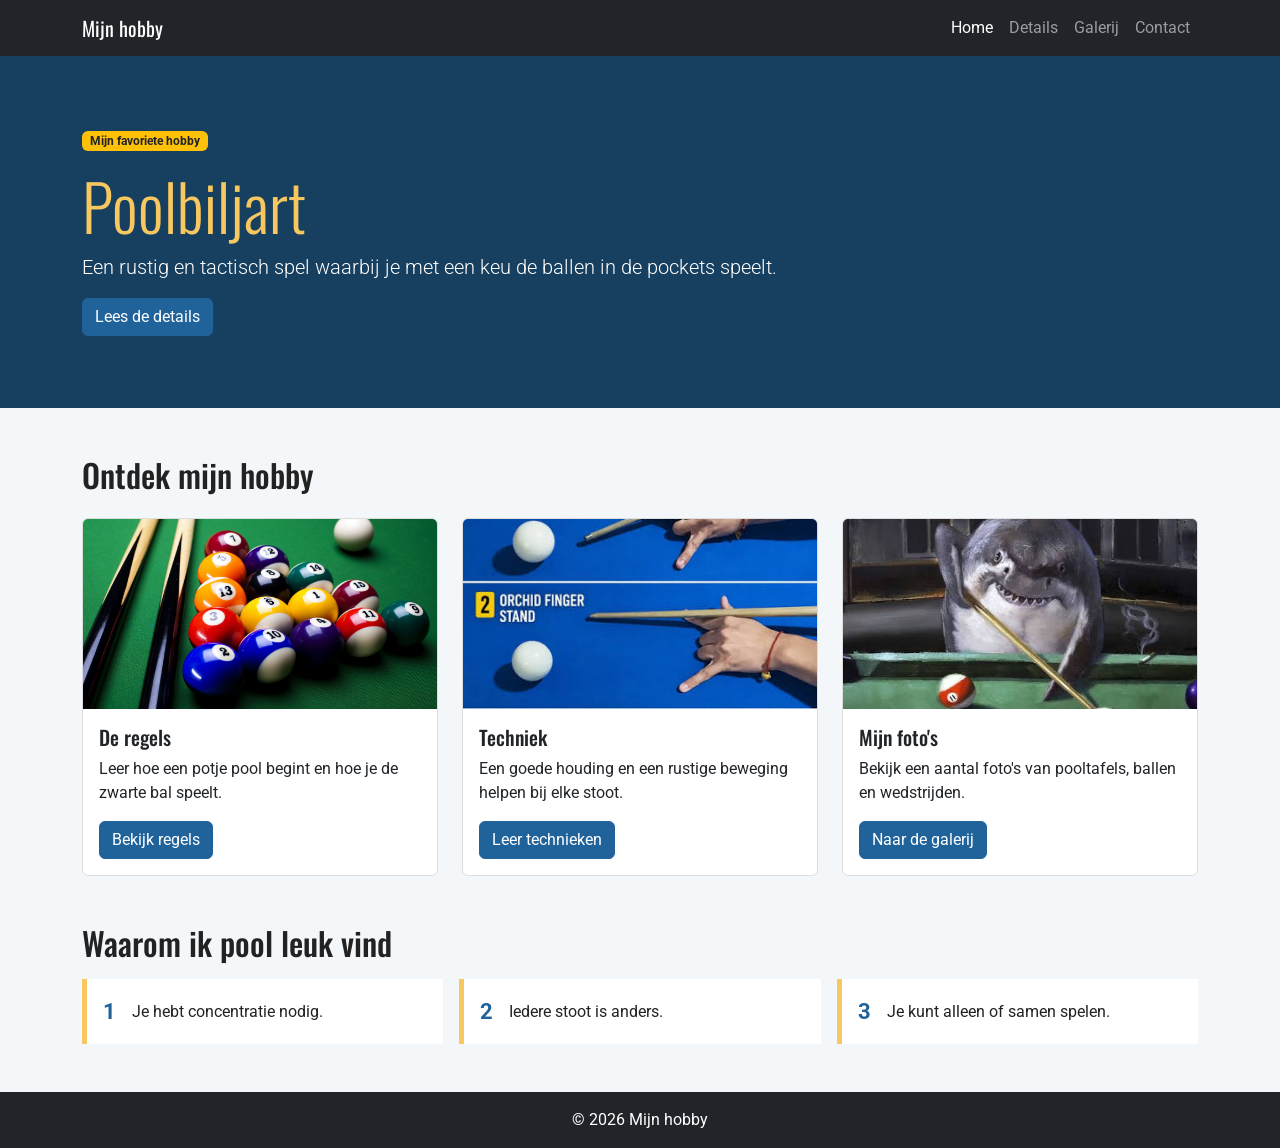
<file: index.html>
<!DOCTYPE html>
<html lang="nl">

<head>
    <meta charset="UTF-8">
    <meta name="viewport" content="width=device-width, initial-scale=1.0">
    <meta name="description" content="Mijn hobbywebsite over poolbiljart, met foto's, regels en technieken.">
    <title>Mijn hobby</title>
    <!-- Opdracht 5: favicon voor alle pagina's. -->
    <link rel="icon" type="image/jpeg" href="images/Billiard_pool.jpg">
    <!-- Opdracht 1: twee Google Fonts voor de website. -->
    <link rel="preconnect" href="https://fonts.googleapis.com">
    <link rel="preconnect" href="https://fonts.gstatic.com" crossorigin>
    <link href="https://fonts.googleapis.com/css2?family=Oswald:wght@400;600&family=Roboto:wght@400;700&display=swap"
        rel="stylesheet">
    <!-- Opdracht 2: Bootstrap CSS staat voor de eigen CSS. -->
    <link href="https://cdn.jsdelivr.net/npm/bootstrap@5.3.2/dist/css/bootstrap.min.css" rel="stylesheet">
    <link rel="stylesheet" href="css/website.css">
</head>

<body>
    <!-- Opdracht 2: responsive navbar met inklapbaar menu en actieve pagina. -->
    <nav class="navbar navbar-expand-lg navbar-dark bg-dark">
        <div class="container">
            <a class="navbar-brand" href="index.html">Mijn hobby</a>
            <button class="navbar-toggler" type="button" data-bs-toggle="collapse" data-bs-target="#navbar">
                <span class="navbar-toggler-icon"></span>
            </button>
            <div class="collapse navbar-collapse" id="navbar">
                <ul class="navbar-nav ms-auto">
                    <li class="nav-item"><a class="nav-link active" href="index.html">Home</a></li>
                    <li class="nav-item"><a class="nav-link" href="details.html">Details</a></li>
                    <li class="nav-item"><a class="nav-link" href="gallerij.html">Galerij</a></li>
                    <li class="nav-item"><a class="nav-link" href="contact.html">Contact</a></li>
                </ul>
            </div>
        </div>
    </nav>

    <main>
        <!-- Opdracht 2: Bootstrap hero met titel, subtitel en call-to-action. -->
        <section class="hero py-5">
            <div class="container py-4">
                <!-- Opdracht 3: Bootstrap badge. -->
                <span class="badge bg-warning text-dark mb-3">Mijn favoriete hobby</span>
                <h1 class="display-3">Poolbiljart</h1>
                <p class="lead">Een rustig en tactisch spel waarbij je met een keu de ballen in de pockets speelt.</p>
                <a class="btn btn-primary" href="details.html">Lees de details</a>
            </div>
        </section>

        <section class="container py-5">
            <h2 class="mb-4">Ontdek mijn hobby</h2>
            <!-- Opdracht 3: Bootstrap grid met drie cards, ruimte en gelijke hoogte. -->
            <div class="row g-4">
                <div class="col-12 col-md-4">
                    <div class="card h-100">
                        <img src="images/Billiard_pool.jpg" class="card-img-top img-fluid" alt="Pooltafel">
                        <div class="card-body">
                            <h3 class="card-title h5">De regels</h3>
                            <p class="card-text">Leer hoe een potje pool begint en hoe je de zwarte bal speelt.</p>
                            <a href="details.html" class="btn btn-primary">Bekijk regels</a>
                        </div>
                    </div>
                </div>
                <div class="col-12 col-md-4">
                    <div class="card h-100">
                        <img src="images/Hand_positions.jpg" class="card-img-top img-fluid" alt="Handpositie bij pool">
                        <div class="card-body">
                            <h3 class="card-title h5">Techniek</h3>
                            <p class="card-text">Een goede houding en een rustige beweging helpen bij elke stoot.</p>
                            <a href="details.html" class="btn btn-primary">Leer technieken</a>
                        </div>
                    </div>
                </div>
                <div class="col-12 col-md-4">
                    <div class="card h-100">
                        <img src="images/Gallery5.jpg" class="card-img-top img-fluid" alt="Poolballen op tafel">
                        <div class="card-body">
                            <h3 class="card-title h5">Mijn foto's</h3>
                            <p class="card-text">Bekijk een aantal foto's van pooltafels, ballen en wedstrijden.</p>
                            <a href="gallerij.html" class="btn btn-primary">Naar de galerij</a>
                        </div>
                    </div>
                </div>
            </div>
        </section>

        <!-- Opdracht 4: eigen Flexbox-sectie buiten het Bootstrap-grid. -->
        <section class="container pb-5">
            <h2>Waarom ik pool leuk vind</h2>
            <div class="feiten">
                <div><strong>1</strong><span>Je hebt concentratie nodig.</span></div>
                <div><strong>2</strong><span>Iedere stoot is anders.</span></div>
                <div><strong>3</strong><span>Je kunt alleen of samen spelen.</span></div>
            </div>
        </section>
    </main>

    <footer class="bg-dark text-white text-center py-3">
        <p class="mb-0">© 2026 Mijn hobby</p>
    </footer>
    <!-- Opdracht 2: Bootstrap JavaScript voor het mobiele menu. -->
    <script src="https://cdn.jsdelivr.net/npm/bootstrap@5.3.2/dist/js/bootstrap.bundle.min.js"></script>
</body>

</html>
</file>
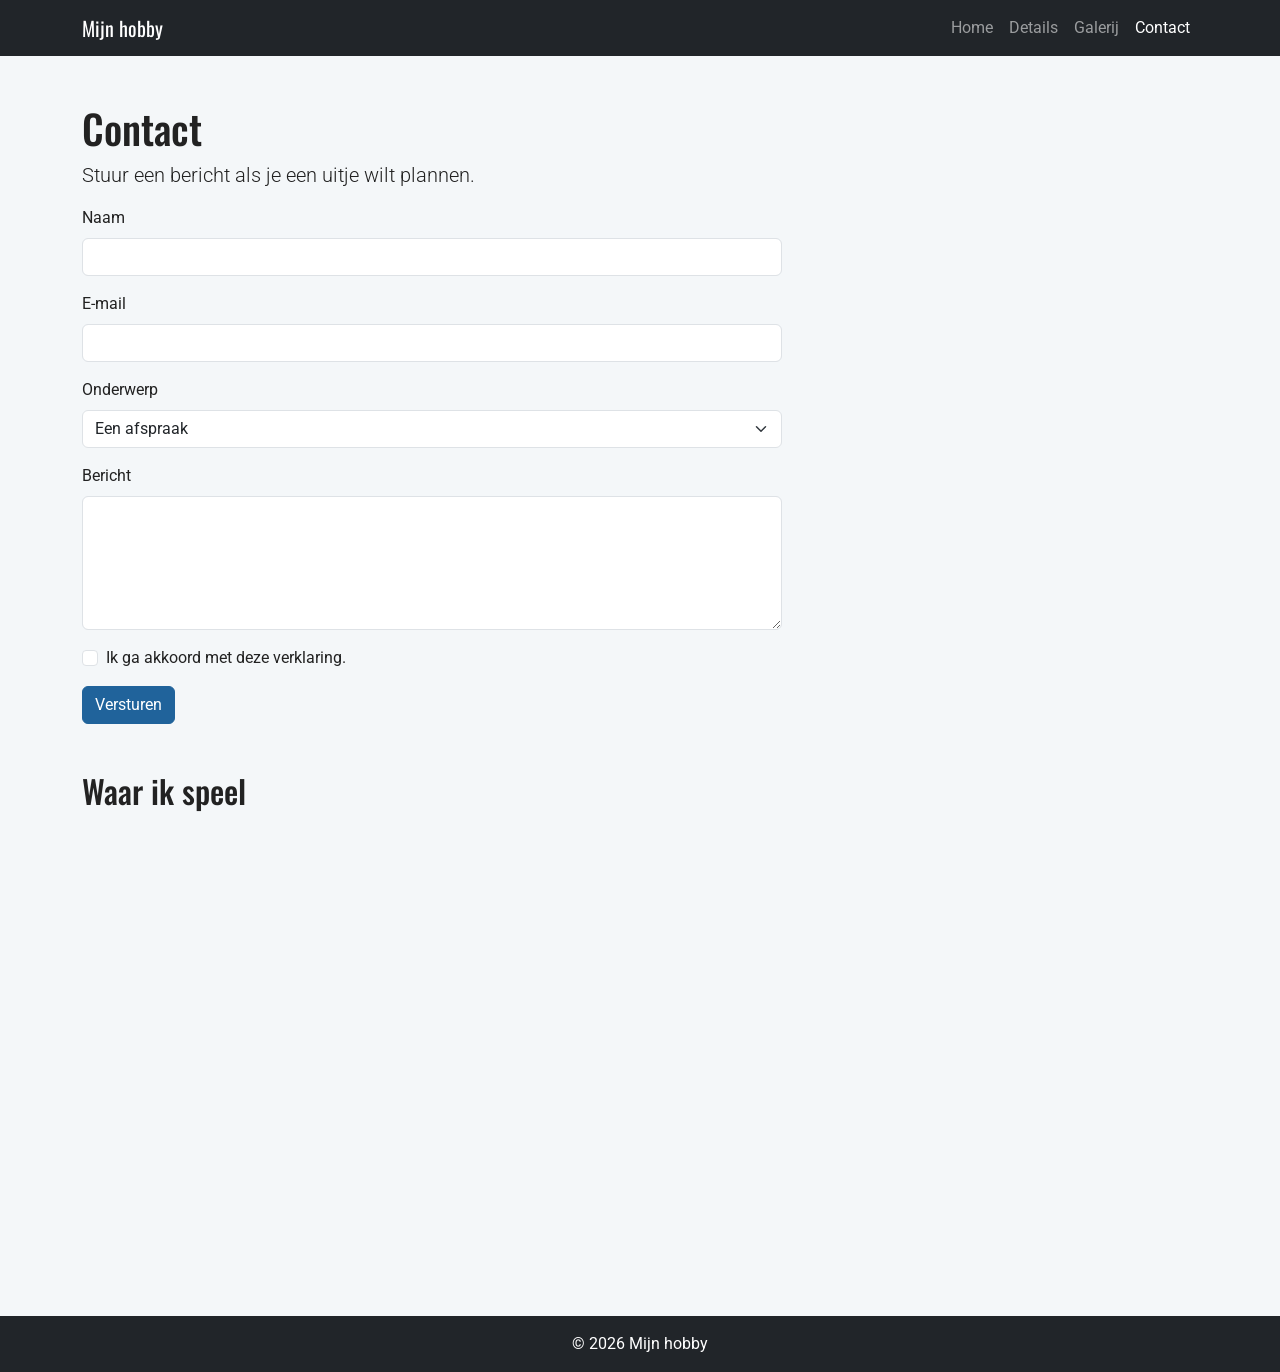
<file: contact.html>
<!DOCTYPE html>
<html lang="nl">

<head>
    <meta charset="UTF-8">
    <meta name="viewport" content="width=device-width, initial-scale=1.0">
    <meta name="description" content="Neem contact op over mijn poolbiljart hobby en bezoek de gekozen locatie.">
    <title>Contact</title>
    <!-- Opdracht 5: favicon voor alle pagina's. -->
    <link rel="icon" type="image/jpeg" href="images/Billiard_pool.jpg">
    <!-- Opdracht 1: twee Google Fonts voor de website. -->
    <link rel="preconnect" href="https://fonts.googleapis.com">
    <link rel="preconnect" href="https://fonts.gstatic.com" crossorigin>
    <link href="https://fonts.googleapis.com/css2?family=Oswald:wght@400;600&family=Roboto:wght@400;700&display=swap"
        rel="stylesheet">
    <!-- Opdracht 2: Bootstrap CSS staat vóór de eigen CSS. -->
    <link href="https://cdn.jsdelivr.net/npm/bootstrap@5.3.2/dist/css/bootstrap.min.css" rel="stylesheet">
    <link rel="stylesheet" href="css/website.css">
</head>

<body>
    <!-- Opdracht 2: responsive navbar met actieve pagina Contact. -->
    <nav class="navbar navbar-expand-lg navbar-dark bg-dark">
        <div class="container">
            <a class="navbar-brand" href="index.html">Mijn hobby</a>
            <button class="navbar-toggler" type="button" data-bs-toggle="collapse" data-bs-target="#navbar"><span
                    class="navbar-toggler-icon"></span></button>
            <div class="collapse navbar-collapse" id="navbar">
                <ul class="navbar-nav ms-auto">
                    <li class="nav-item"><a class="nav-link" href="index.html">Home</a></li>
                    <li class="nav-item"><a class="nav-link" href="details.html">Details</a></li>
                    <li class="nav-item"><a class="nav-link" href="gallerij.html">Galerij</a></li>
                    <li class="nav-item"><a class="nav-link active" href="contact.html">Contact</a></li>
                </ul>
            </div>
        </div>
    </nav>

    <main class="container py-5">
        <h1>Contact</h1>
        <p class="lead">Stuur een bericht als je een uitje wilt plannen.</p>
        <!-- Opdracht 3: Bootstrap contactformulier met labels en form-controls. -->
        <form class="contact-form">
            <div class="mb-3"><label for="naam" class="form-label">Naam</label><input type="text" class="form-control"
                    id="naam" required></div>
            <div class="mb-3"><label for="email" class="form-label">E-mail</label><input type="email"
                    class="form-control" id="email" required></div>
            <div class="mb-3">
            <label for="onderwerp" class="form-label">Onderwerp</label>
            <select class="form-select" id="onderwerp">
                <option>Een afspraak</option>
            </select>
            </div>
            <div class="mb-3"><label for="bericht" class="form-label">Bericht</label><textarea class="form-control"
                    id="bericht" rows="5" required></textarea></div>
            <!-- Opdracht 3: checkbox voor de akkoordverklaring. -->
            <div class="mb-3 form-check">
                <input type="checkbox" class="form-check-input" id="akkoord" required>
                <label class="form-check-label" for="akkoord">Ik ga akkoord met deze verklaring.</label>
            </div>
            <button type="submit" class="btn btn-primary">Versturen</button>
        </form>
    </main>

    <!-- Extra: responsive kaart met een wrapper-div. -->
    <section class="container pb-5">
        <h2>Waar ik speel</h2>
        <div class="map-wrapper ratio ratio-16x9">
        <iframe
            src="https://www.google.com/maps/embed?pb=!1m18!1m12!1m3!1d2483.6790342791123!2d3.8886980875621933!3d51.500757238518304!2m3!1f0!2f0!3f0!3m2!1i1024!2i768!4f13.1!3m3!1m2!1s0x47c489d0de8ed309%3A0xf4d126232b8408e4!2sSport%20Pub%20Goes!5e0!3m2!1sen!2sus!4v1794314141747!5m2!1sen!2sus"
            width="600" height="450" style="border:0;" allowfullscreen="" loading="lazy"
            referrerpolicy="strict-origin-when-cross-origin"></iframe>
        </div>
    </section>

    <footer class="bg-dark text-white text-center py-3">
        <p class="mb-0">© 2026 Mijn hobby</p>
    </footer>
    <!-- Opdracht 2: Bootstrap JavaScript voor het mobiele menu. -->
    <script src="https://cdn.jsdelivr.net/npm/bootstrap@5.3.2/dist/js/bootstrap.bundle.min.js"></script>
</body>

</html>
</file>
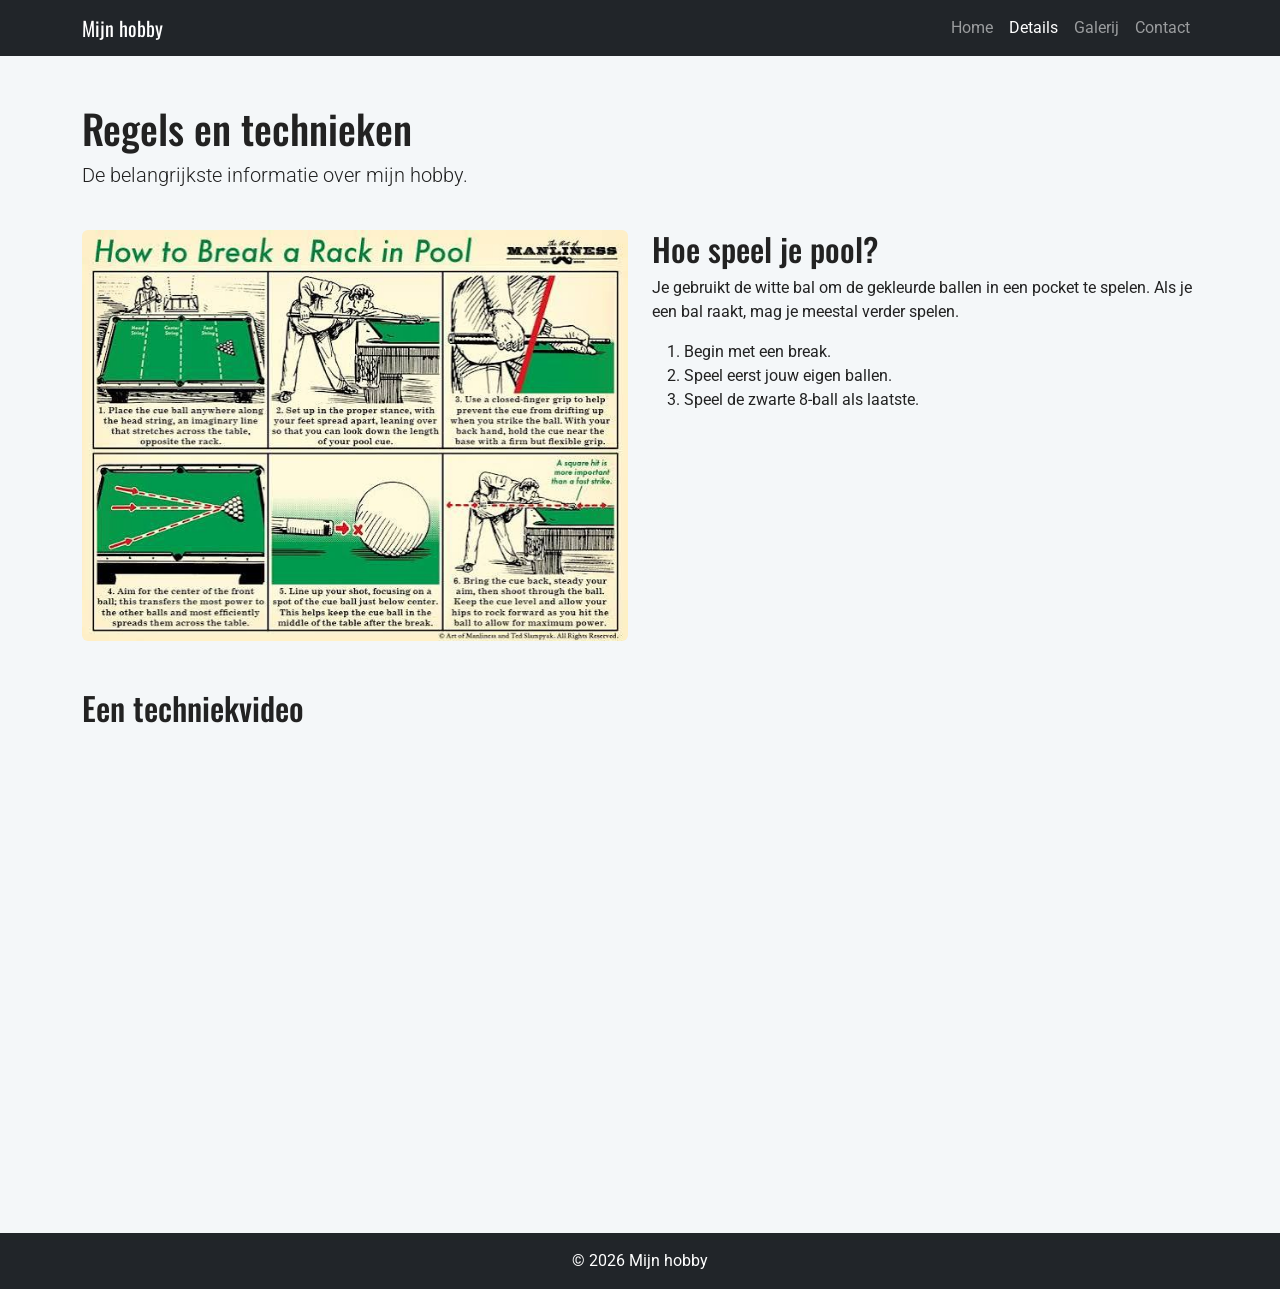
<file: details.html>
<!DOCTYPE html>
<html lang="nl">

<head>
    <meta charset="UTF-8">
    <meta name="viewport" content="width=device-width, initial-scale=1.0">
    <meta name="description" content="De basisregels, speluitleg en technieken van poolbiljart.">
    <title>Details</title>
    <!-- Opdracht 5: favicon voor alle pagina's. -->
    <link rel="icon" type="image/jpeg" href="images/Billiard_pool.jpg">
    <!-- Opdracht 1: twee Google Fonts voor de website. -->
    <link rel="preconnect" href="https://fonts.googleapis.com">
    <link rel="preconnect" href="https://fonts.gstatic.com" crossorigin>
    <link href="https://fonts.googleapis.com/css2?family=Oswald:wght@400;600&family=Roboto:wght@400;700&display=swap"
        rel="stylesheet">
    <!-- Opdracht 2: Bootstrap CSS staat vóór de eigen CSS. -->
    <link href="https://cdn.jsdelivr.net/npm/bootstrap@5.3.2/dist/css/bootstrap.min.css" rel="stylesheet">
    <link rel="stylesheet" href="css/website.css">
</head>

<body>
    <!-- Opdracht 2: responsive navbar met actieve pagina Details. -->
    <nav class="navbar navbar-expand-lg navbar-dark bg-dark">
        <div class="container">
            <a class="navbar-brand" href="index.html">Mijn hobby</a>
            <button class="navbar-toggler" type="button" data-bs-toggle="collapse" data-bs-target="#navbar"><span
                    class="navbar-toggler-icon"></span></button>
            <div class="collapse navbar-collapse" id="navbar">
                <ul class="navbar-nav ms-auto">
                    <li class="nav-item"><a class="nav-link" href="index.html">Home</a></li>
                    <li class="nav-item"><a class="nav-link active" href="details.html">Details</a></li>
                    <li class="nav-item"><a class="nav-link" href="gallerij.html">Galerij</a></li>
                    <li class="nav-item"><a class="nav-link" href="contact.html">Contact</a></li>
                </ul>
            </div>
        </div>
    </nav>

    <main class="container py-5">
        <h1>Regels en technieken</h1>
        <p class="lead">De belangrijkste informatie over mijn hobby.</p>
        <div class="row g-4 my-3">
            <div class="col-md-6">
                <img src="images/How_To_Start_A_Game.jpg" class="img-fluid rounded" alt="Begin van een poolwedstrijd">
            </div>
            <div class="col-md-6">
                <h2>Hoe speel je pool?</h2>
                <p>Je gebruikt de witte bal om de gekleurde ballen in een pocket te spelen. Als je een bal raakt, mag je
                    meestal verder spelen.</p>
                <ol>
                    <li>Begin met een break.</li>
                    <li>Speel eerst jouw eigen ballen.</li>
                    <li>Speel de zwarte 8-ball als laatste.</li>
                </ol>
            </div>
        </div>
        <h2 class="mt-5">Een techniekvideo</h2>
        <!-- Opdracht 5 extra: responsive YouTube-video in een wrapper. -->
        <div class="video-wrapper">
            <iframe width="560" height="315" src="https://www.youtube.com/embed/DZEP-7mRVsA?si=DoRs59R0GSjD7QKc"
                title="YouTube video player" frameborder="0"
                allow="accelerometer; autoplay; clipboard-write; encrypted-media; gyroscope; picture-in-picture; web-share"
                referrerpolicy="strict-origin-when-cross-origin" allowfullscreen></iframe>
        </div>
    </main>

    <footer class="bg-dark text-white text-center py-3">
        <p class="mb-0">© 2026 Mijn hobby</p>
    </footer>
    <!-- Opdracht 2: Bootstrap JavaScript voor het mobiele menu. -->
    <script src="https://cdn.jsdelivr.net/npm/bootstrap@5.3.2/dist/js/bootstrap.bundle.min.js"></script>
</body>

</html>
</file>
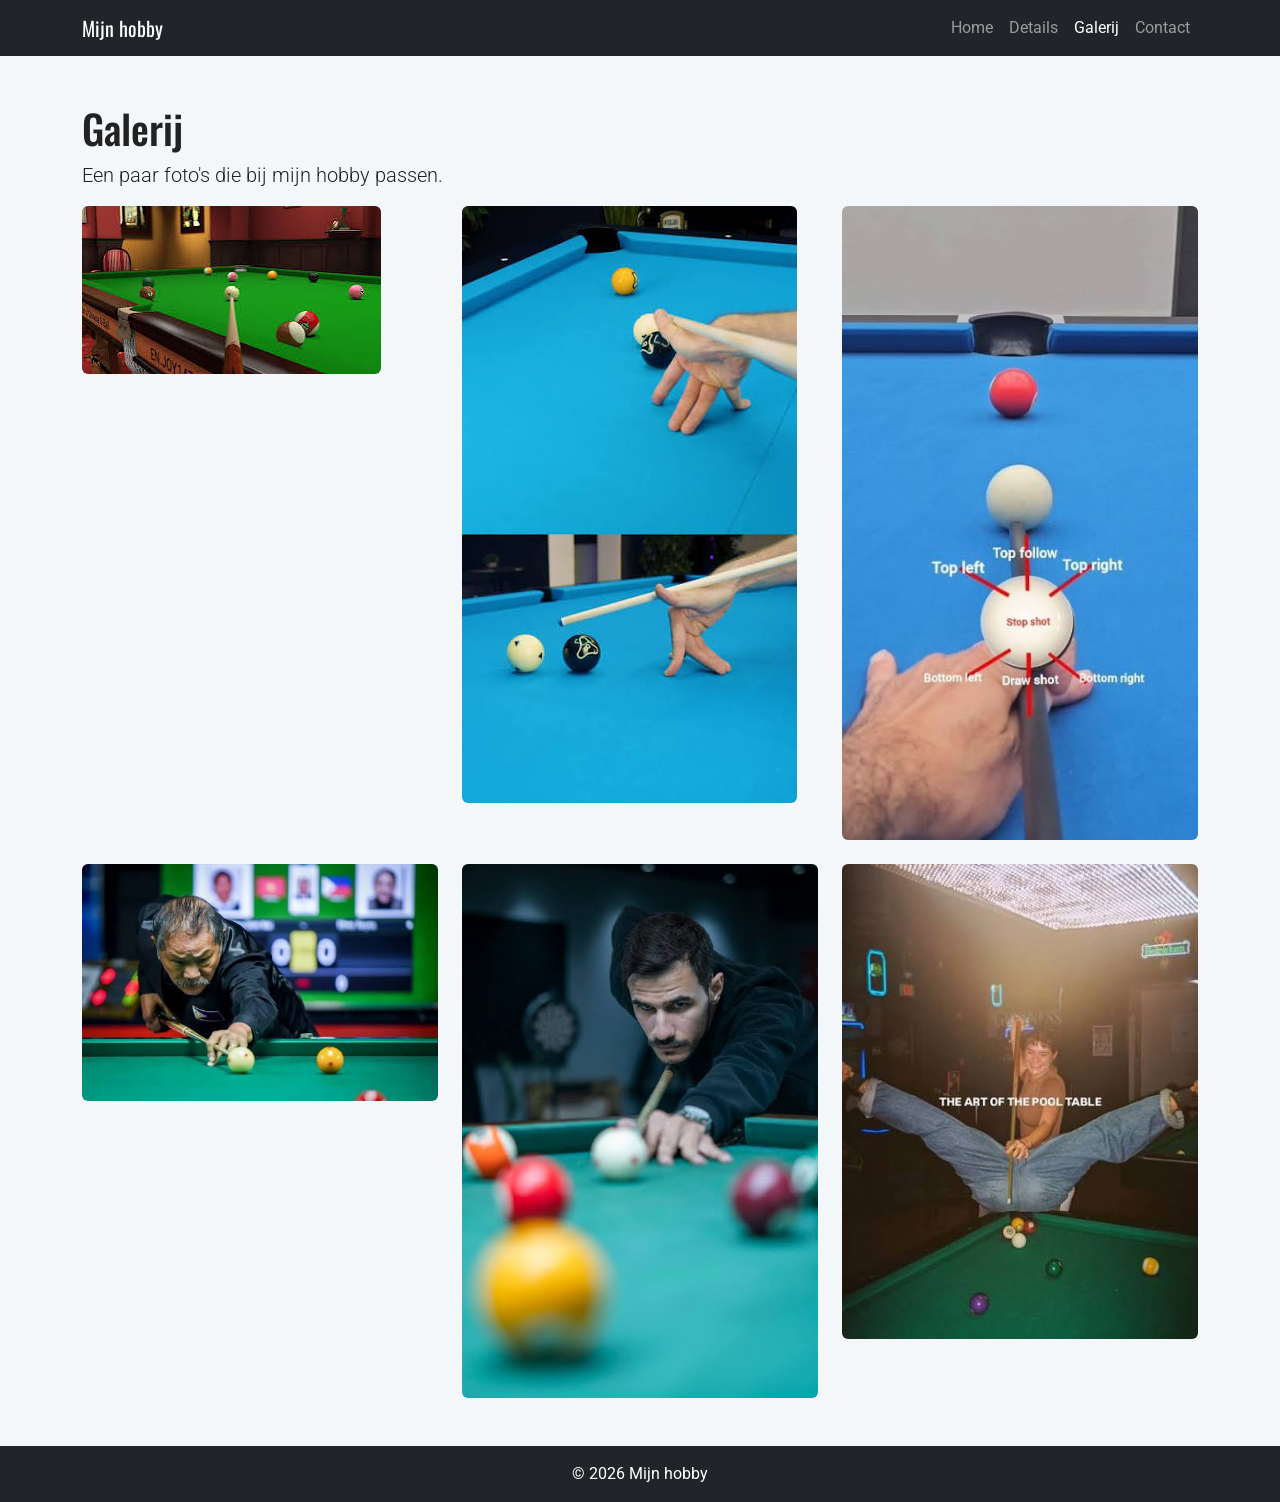
<file: gallerij.html>
<!DOCTYPE html>
<html lang="nl">

<head>
    <meta charset="UTF-8">
    <meta name="viewport" content="width=device-width, initial-scale=1.0">
    <meta name="description" content="Een eenvoudige galerij met foto's van poolbiljart.">
    <title>Galerij</title>
    <!-- Opdracht 5: favicon voor alle pagina's. -->
    <link rel="icon" type="image/jpeg" href="images/Billiard_pool.jpg">
    <!-- Opdracht 1: twee Google Fonts voor de website. -->
    <link rel="preconnect" href="https://fonts.googleapis.com">
    <link rel="preconnect" href="https://fonts.gstatic.com" crossorigin>
    <link href="https://fonts.googleapis.com/css2?family=Oswald:wght@400;600&family=Roboto:wght@400;700&display=swap"
        rel="stylesheet">
    <!-- Opdracht 2: Bootstrap CSS staat vóór de eigen CSS. -->
    <link href="https://cdn.jsdelivr.net/npm/bootstrap@5.3.2/dist/css/bootstrap.min.css" rel="stylesheet">
    <link rel="stylesheet" href="css/website.css">
</head>

<body>
    <!-- Opdracht 2: responsive navbar met actieve pagina Galerij. -->
    <nav class="navbar navbar-expand-lg navbar-dark bg-dark">
        <div class="container">
            <a class="navbar-brand" href="index.html">Mijn hobby</a>
            <button class="navbar-toggler" type="button" data-bs-toggle="collapse" data-bs-target="#navbar"><span
                    class="navbar-toggler-icon"></span></button>
            <div class="collapse navbar-collapse" id="navbar">
                <ul class="navbar-nav ms-auto">
                    <li class="nav-item"><a class="nav-link" href="index.html">Home</a></li>
                    <li class="nav-item"><a class="nav-link" href="details.html">Details</a></li>
                    <li class="nav-item"><a class="nav-link active" href="gallerij.html">Galerij</a></li>
                    <li class="nav-item"><a class="nav-link" href="contact.html">Contact</a></li>
                </ul>
            </div>
        </div>
    </nav>

    <main class="container py-5">
        <h1>Galerij</h1>
        <p class="lead">Een paar foto's die bij mijn hobby passen.</p>
        <!-- Opdracht 3 en 5: responsive Bootstrap-grid en responsive afbeeldingen. -->
        <div class="row g-4">
            <div class="col-12 col-md-4"><img src="images/POV.jpg" class="img-fluid rounded"
                    alt="Uitzicht op een pooltafel"></div>
            <div class="col-12 col-md-4"><img src="images/High_Shot.jpg" class="img-fluid rounded"
                    alt="Pooltafel van boven"></div>
            <div class="col-12 col-md-4"><img src="images/Ball_Aim.jpg" class="img-fluid rounded"
                    alt="Richten op een bal"></div>
            <div class="col-12 col-md-4"><img src="images/Legendary_Gallery8.jpg" class="img-fluid rounded"
                    alt="Poolspeler tijdens een wedstrijd"></div>
            <div class="col-12 col-md-4"><img src="images/Gallery4.jpg" class="img-fluid rounded"
                    alt="Poolballen op tafel"></div>
            <div class="col-12 col-md-4"><img src="images/Gallery6.jpg" class="img-fluid rounded"
                    alt="Pooltafel met ballen"></div>
        </div>
    </main>

    <footer class="bg-dark text-white text-center py-3">
        <p class="mb-0">© 2026 Mijn hobby</p>
    </footer>
    <!-- Opdracht 2: Bootstrap JavaScript voor het mobiele menu. -->
    <script src="https://cdn.jsdelivr.net/npm/bootstrap@5.3.2/dist/js/bootstrap.bundle.min.js"></script>
</body>

</html>
</file>
<file: css/website.css>
/* Opdracht 1: eenvoudig kleurenschema met motivatie. */
/* Opdracht 1 en 4: kleurvariabelen die op alle pagina's worden hergebruikt. */
:root {
    --kleur-primair: #173f5f; /* mijn favoriete kleuren zijn blauw achtig kleuren */
    --kleur-secundair: #20639b;
    --kleur-accent: #f6c85f; /*geel voelt gewoon goed om bij te mixen */
    --kleur-achtergrond: #f4f7f9; /* wit is gewoon leuke moderne default */
}

/* Opdracht 4: eigen CSS bovenop Bootstrap. */
body {
    background-color: var(--kleur-achtergrond);
    color: #222;
    font-family: 'Roboto', sans-serif;
}

h1,
h2,
h3,
.navbar-brand {
    font-family: 'Oswald', sans-serif;
}

.hero {
    background-color: var(--kleur-primair);
    color: white;
}

.hero h1 {
    color: var(--kleur-accent);
}

.btn-primary {
    background-color: var(--kleur-secundair);
    border-color: var(--kleur-secundair);
}

.btn-primary:hover {
    background-color: var(--kleur-primair);
    border-color: var(--kleur-primair);
}

.card {
    border: 1px solid #ddd;
}

.card-img-top {
    height: 190px;
    object-fit: cover;
}

/* Opdracht 4: eigen Flexbox-layout voor de feitenkaarten. */
.feiten {
    display: flex;
    flex-wrap: wrap;
    gap: 1rem;
    margin-top: 1rem;
}

.feiten div {
    display: flex;
    flex: 1 1 200px;
    gap: 1rem;
    align-items: center;
    padding: 1rem;
    background-color: white;
    border-left: 5px solid var(--kleur-accent);
}

.feiten strong {
    color: var(--kleur-secundair);
    font-size: 1.4rem;
}

.contact-form {
    max-width: 700px;
}

.video-wrapper,
.map-wrapper {
    position: relative;
    overflow: hidden;
    width: 100%;
    max-width: 800px;
    aspect-ratio: 16 / 9;
}

.video-wrapper iframe,
.map-wrapper iframe {
    width: 100%;
    height: 100%;
    border: 0;
}

/* Opdracht 5: afbeeldingen blijven responsive. */
img {
    max-width: 100%;
    height: auto;
}

/* Opdracht 5: extra aanpassing voor kleine schermen. */
@media (max-width: 576px) {
    .hero {
        text-align: center;
    }

    .hero .btn {
        width: 100%;
    }

    .card-img-top {
        height: 220px;
    }
}
</file>
